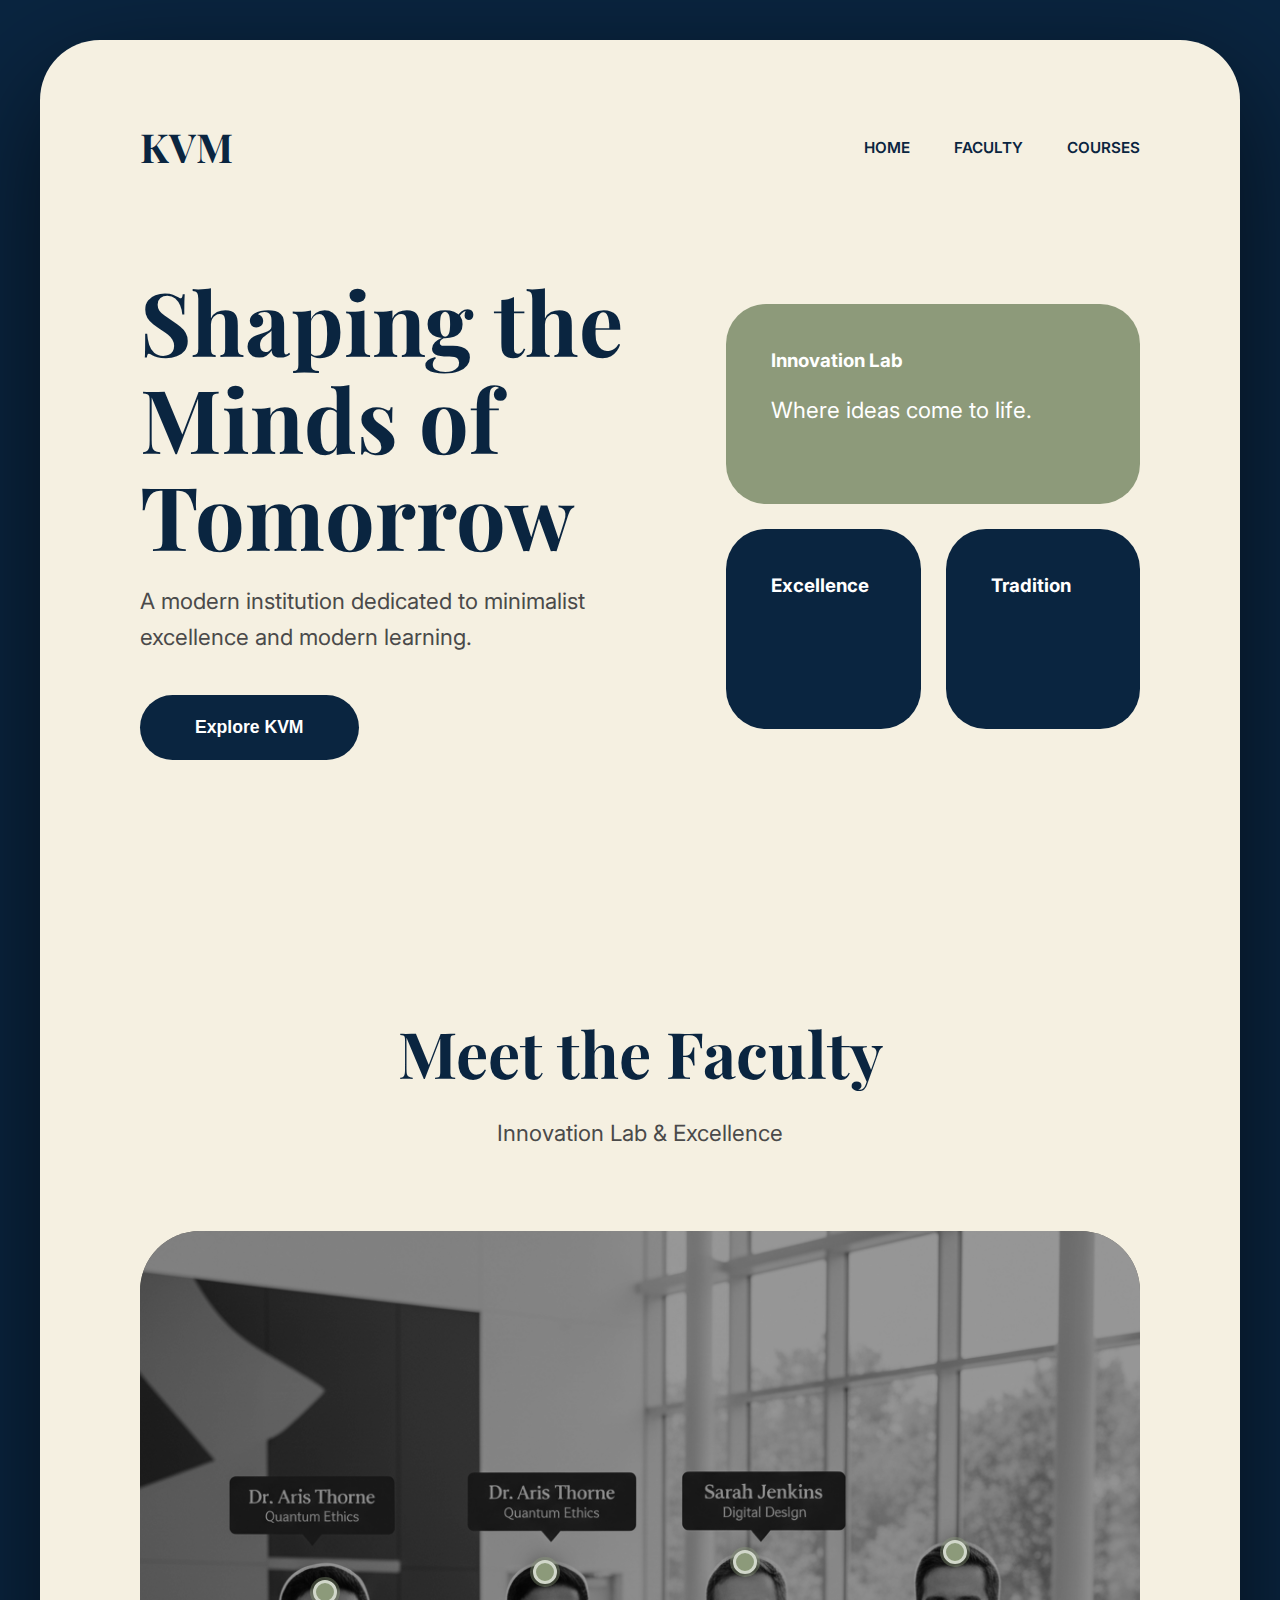
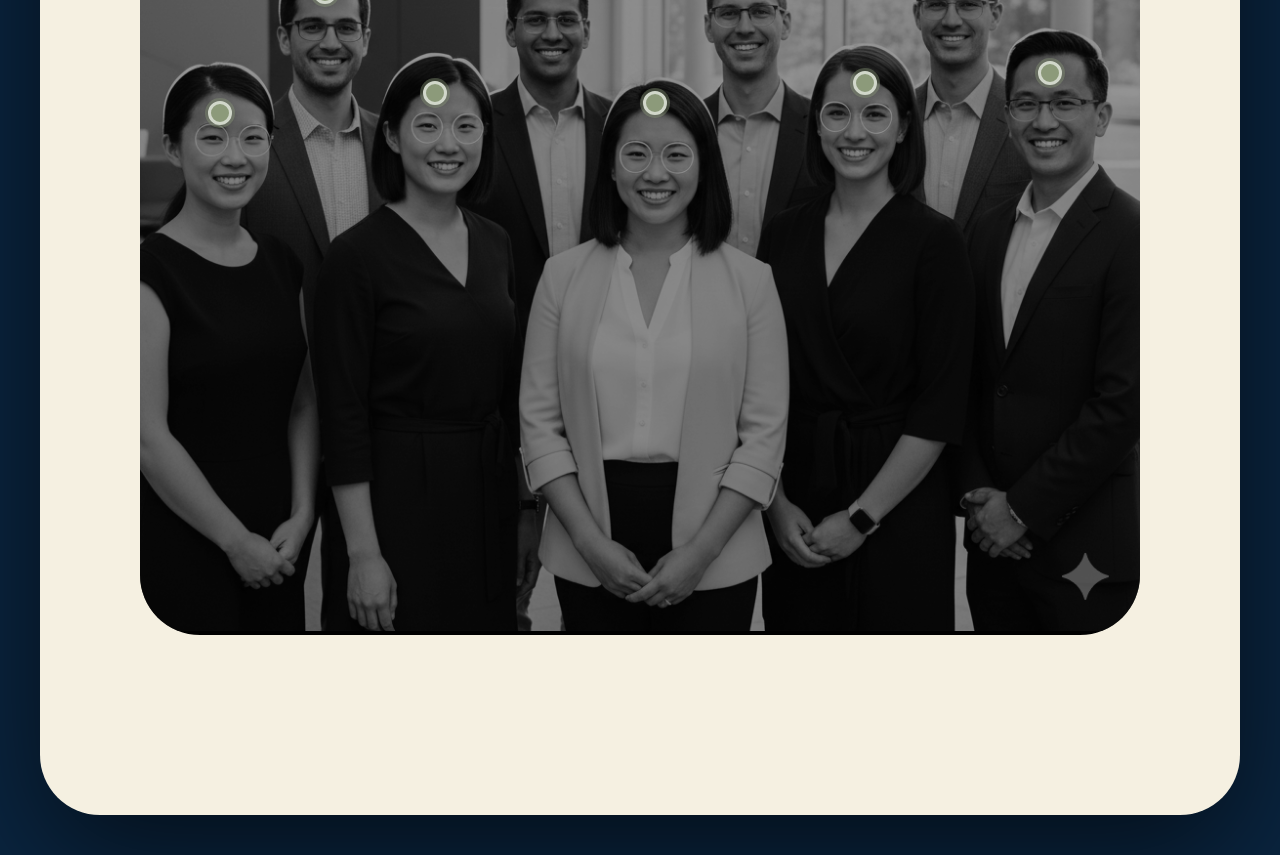
<file: index.html>
<!DOCTYPE html>
<html lang="en">
<head>
    <meta charset="UTF-8">
    <meta name="viewport" content="width=device-width, initial-scale=1.0">
    <title>KVM | Shaping Futures</title>
    <link href="https://fonts.googleapis.com/css2?family=Inter:wght@400;600&family=Playfair+Display:wght@700&display=swap" rel="stylesheet">
    <link rel="stylesheet" href="style.css">
</head>
<body>
    <div class="page-wrapper">
        <main class="main-container">
            <nav>
                <div class="logo">KVM</div>
                <div class="nav-links">
                    <a href="#">Home</a>
                    <a href="#faculty-section">Faculty</a>
                    <a href="#">Courses</a>
                </div>
            </nav>

            <div class="content-split">
                <section class="hero">
                    <h1>Shaping the <br>Minds of Tomorrow</h1>
                    <p>A modern institution dedicated to minimalist excellence and modern learning.</p>
                    <button class="cta-btn">Explore KVM</button>
                </section>

                <div class="bento-grid">
                    <div class="item featured">
                        <h3>Innovation Lab</h3>
                        <p style="color: white; opacity: 1;">Where ideas come to life.</p>
                    </div>
                    <div class="item">
                        <h3>Excellence</h3>
                    </div>
                    <div class="item">
                        <h3>Tradition</h3>
                    </div>
                </div>
            </div>

            <section id="faculty-section">
                <div class="faculty-header">
                    <h2>Meet the Faculty</h2>
                    <p class="faculty-subtitle">Innovation Lab & Excellence</p>
                </div>

                <div class="faculty-frame">
                    <img src="test.png" alt="KVM Faculty">
                    
                    <div class="hotspot" style="top: 36%; left: 18.5%;">
                        <div class="tooltip"><strong>Dr. Aris Thorne</strong><span>Quantum Ethics</span></div>
                    </div>
                    <div class="hotspot" style="top: 34%; left: 40.5%;">
                        <div class="tooltip"><strong>Dr. Aris Thorne</strong><span>Quantum Ethics</span></div>
                    </div>
                    <div class="hotspot" style="top: 33%; left: 60.5%;">
                        <div class="tooltip"><strong>Sarah Jenkins</strong><span>Digital Design</span></div>
                    </div>
                    <div class="hotspot" style="top: 32%; left: 81.5%;">
                        <div class="tooltip"><strong>Julian Thorne</strong><span>Macro Economics</span></div>
                    </div>

                    <div class="hotspot" style="top: 48%; left: 8%;">
                        <div class="tooltip"><strong>Elena Rossi</strong><span>Bio-Symmetry</span></div>
                    </div>
                    <div class="hotspot" style="top: 46%; left: 29.5%;">
                        <div class="tooltip"><strong>Chloe Chen</strong><span>Applied Physics</span></div>
                    </div>
                    <div class="hotspot" style="top: 47%; left: 51.5%;">
                        <div class="tooltip"><strong>Maya Lin</strong><span>Lead Dean</span></div>
                    </div>
                    <div class="hotspot" style="top: 45%; left: 72.5%;">
                        <div class="tooltip"><strong>Sarah Jenkins</strong><span>Digital Design</span></div>
                    </div>
                    <div class="hotspot" style="top: 44%; left: 91%;">
                        <div class="tooltip"><strong>Marcus Wright</strong><span>Structural Logic</span></div>
                    </div>
                </div>
            </section>
        </main>
    </div>
</body>
</html>
</file>
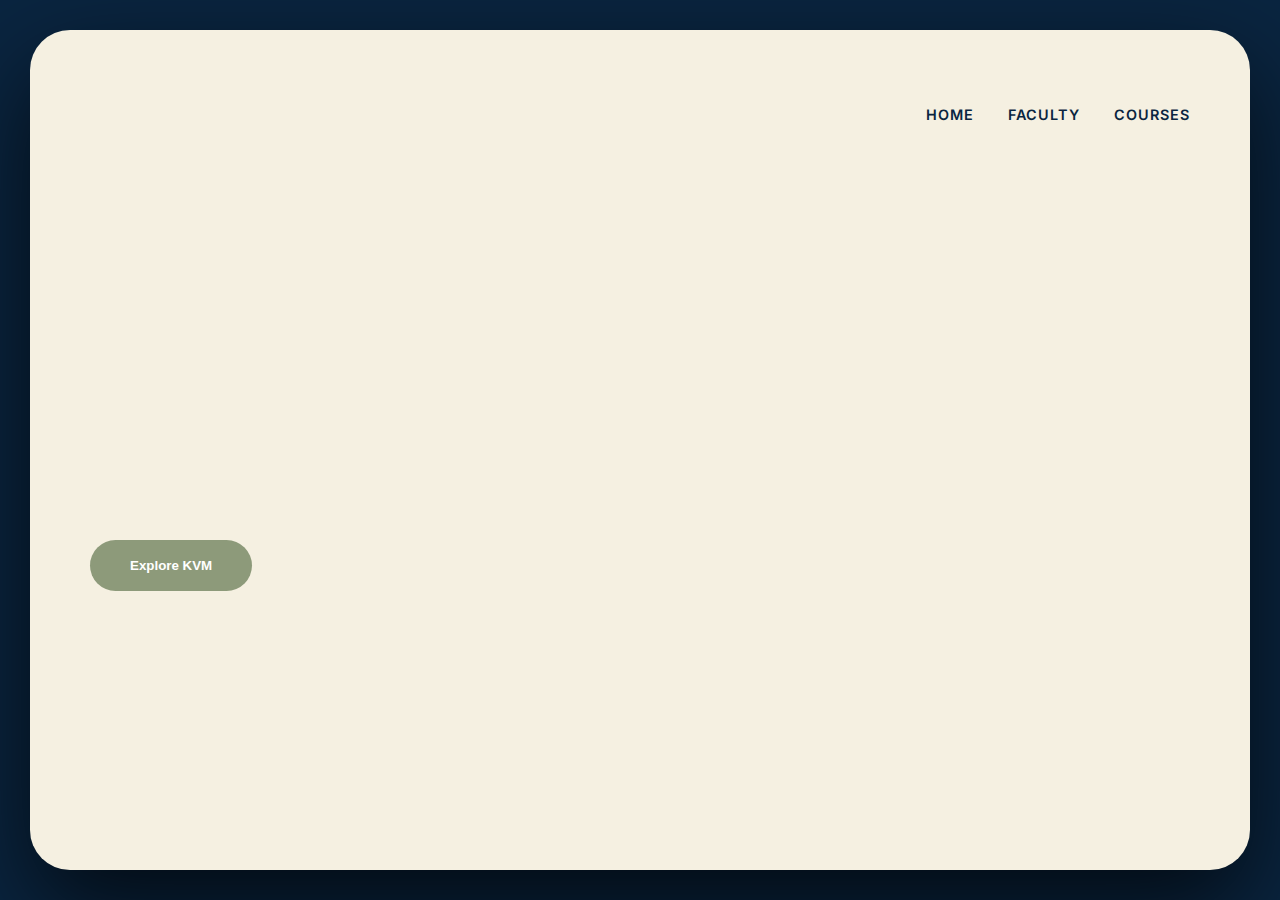
<file: Landing page sample/Blue/index.html>
<!DOCTYPE html>
<html lang="en">
<head>
    <meta charset="UTF-8">
    <meta name="viewport" content="width=device-width, initial-scale=1.0">
    <title>KVM | Shaping Futures</title>
    <link href="https://fonts.googleapis.com/css2?family=Inter:wght@400;600&family=Playfair+Display:wght@700&display=swap" rel="stylesheet">
    <link rel="stylesheet" href="style.css">
</head>
<body>
    <div class="page-wrapper">
        <main class="main-container">
            <nav>
                <div class="logo">KVM</div>
                <div class="nav-links">
                    <a href="#">Home</a>
                    <a href="#">Faculty</a>
                    <a href="#">Courses</a>
                </div>
            </nav>

            <div class="content-split">
                <section class="hero">
                    <h1>Shaping the <br>Minds of Tomorrow</h1>
                    <p>A modern institution dedicated to minimalist excellence and modern learning.</p>
                    <button class="cta-btn">Explore KVM</button>
                </section>

                <div class="bento-grid">
                    <div class="item featured">
                        <h3>Innovation Lab</h3>
                        <p>Where ideas come to life.</p>
                    </div>
                    <div class="item">
                        <h3>Excellence</h3>
                    </div>
                    <div class="item">
                        <h3>Tradition</h3>
                    </div>
                </div>
            </div>
        </main>
    </div>
</body>
</html>
</file>
<file: style.css>
/* --- 1. GLOBAL & RESET --- */
* { margin: 0; padding: 0; box-sizing: border-box; scroll-behavior: smooth; }

body { background-color: #0A2540; font-family: 'Inter', sans-serif; min-height: 100vh; }

.page-wrapper { min-height: 100vh; padding: 40px; display: flex; justify-content: center; }

.main-container {
    background-color: #F5F0E1;
    width: 100%; max-width: 1800px;
    border-radius: 60px; padding: 80px 100px;
    box-shadow: 0 40px 120px rgba(0,0,0,0.6);
}

/* --- 2. NAVIGATION --- */
nav { display: flex; justify-content: space-between; align-items: center; margin-bottom: 100px; }
.logo { font-family: 'Playfair Display', serif; font-size: 2.5rem; color: #0A2540; font-weight: 700; }
.nav-links a {
    text-decoration: none; color: #0A2540; margin-left: 40px; font-weight: 600; font-size: 0.95rem;
    text-transform: uppercase; position: relative; padding-bottom: 8px;
}
.nav-links a::after {
    content: ''; position: absolute; bottom: 0; left: 0; width: 0; height: 2px;
    background-color: #8D9A7A; transition: width 0.3s ease;
}
.nav-links a:hover::after { width: 100%; }

/* --- 3. ANIMATION CLASSES (The Missing Fades) --- */
.fade-in { opacity: 0; animation: fadeInUp 0.8s ease-out forwards; }
.delay-1 { animation-delay: 0.2s; }
.delay-2 { animation-delay: 0.4s; }
.delay-3 { animation-delay: 0.6s; }
.delay-4 { animation-delay: 0.7s; }
.delay-5 { animation-delay: 0.8s; }

@keyframes fadeInUp {
    from { opacity: 0; transform: translateY(30px); }
    to { opacity: 1; transform: translateY(0); }
}

/* --- 4. HERO & BENTO --- */
.content-split { display: grid; grid-template-columns: 1.1fr 0.9fr; gap: 80px; align-items: center; min-height: 50vh; }
h1 { font-family: 'Playfair Display', serif; font-size: 5.5rem; color: #0A2540; line-height: 1.1; }
p { color: #4A4A4A; font-size: 1.4rem; line-height: 1.6; margin-top: 20px; }

/* --- 5. GLOSSY SLASH EFFECT --- */
.cta-btn, .item { position: relative; overflow: hidden; transition: all 0.4s cubic-bezier(0.175, 0.885, 0.32, 1.275); cursor: pointer; }

.cta-btn::before, .item::before {
    content: ''; position: absolute; top: 0; left: -150%; width: 100%; height: 100%;
    background: linear-gradient(to right, transparent, rgba(255, 255, 255, 0.3), transparent);
    transform: skewX(-25deg); transition: 0.6s;
}
.cta-btn:hover::before, .item:hover::before { left: 150%; }

.cta-btn { background-color: #0A2540; color: white; padding: 22px 55px; border-radius: 60px; border: none; font-weight: bold; margin-top: 40px; font-size: 1.1rem; }
.cta-btn:hover { background-color: #8D9A7A; transform: scale(1.05) translateY(-3px); box-shadow: 0 10px 25px rgba(141, 154, 122, 0.4); }

.bento-grid { display: grid; grid-template-columns: 1fr 1fr; gap: 25px; }
.item { background: #0A2540; color: white; padding: 45px; border-radius: 40px; min-height: 200px; }
.item.featured { grid-column: span 2; background-color: #8D9A7A; }
.item:hover { transform: translateY(-10px); box-shadow: 0 20px 40px rgba(0,0,0,0.2); }

/* --- 6. FACULTY SECTION --- */
#faculty-section { margin-top: 250px; padding-bottom: 100px; }
.faculty-header { text-align: center; margin-bottom: 80px; }
.faculty-header h2 { font-family: 'Playfair Display', serif; font-size: 4rem; color: #0A2540; }

.faculty-frame { position: relative; border-radius: 60px; overflow: hidden; background: #000; }
.faculty-frame img { width: 100%; filter: grayscale(100%); opacity: 0.6; transition: all 1s ease; }
.faculty-frame:hover img { filter: grayscale(0%); opacity: 1; transform: scale(1.02); }

.hotspot {
    position: absolute; width: 24px; height: 24px; background: #8D9A7A;
    border-radius: 50%; border: 3px solid white; cursor: pointer;
    box-shadow: 0 0 20px rgba(0,0,0,0.5); transform: translate(-50%, -50%); z-index: 5;
}
.hotspot::before {
    content: ''; position: absolute; top: -6px; left: -6px; right: -6px; bottom: -6px;
    border-radius: 50%; background: rgba(141, 154, 122, 0.4); animation: pulse 2s infinite;
}

@keyframes pulse { 0% { transform: scale(1); opacity: 1; } 100% { transform: scale(2.8); opacity: 0; } }

/* Update the tooltip to act as a vertical flex container */
/* base state: hidden */
.tooltip {
    position: absolute;
    bottom: 40px; 
    left: 50%; 
    transform: translateX(-50%) translateY(15px);
    background: rgba(10, 37, 64, 0.98);
    backdrop-filter: blur(10px);
    color: white;
    padding: 15px 25px;
    border-radius: 18px;
    white-space: nowrap;
    
    /* Ensure it is hidden by default */
    visibility: hidden;
    opacity: 0;
    
    /* Layout for name on top, subject below */
    display: flex;
    flex-direction: column;
    align-items: center;
    gap: 4px;
    
    transition: all 0.4s cubic-bezier(0.175, 0.885, 0.32, 1.275);
    z-index: 10;
}

/* hover state: visible */
.hotspot:hover .tooltip {
    visibility: visible;
    opacity: 1;
    transform: translateX(-50%) translateY(0);
}

/* Text hierarchy */
.tooltip strong { display: block; font-size: 1.1rem; line-height: 1.2; }
.tooltip span { display: block; font-size: 0.85rem; opacity: 0.8; font-weight: 400; }
</file>
<file: Landing page sample/Blue/style.css>
/* 1. THE FOUNDATION */
* {
    margin: 0;
    padding: 0;
    box-sizing: border-box;
}

body {
    background-color: #0A2540; /* Midnight Blue */
    font-family: 'Inter', sans-serif;
    min-height: 100vh; /* Use min-height to allow content to extend beyond viewport */
    /* overflow: hidden; Removed to allow scrolling */
}

/* 2. THE FRAME */
.page-wrapper {
    height: 100vh;
    padding: 30px; /* This creates the dark blue border thickness */
    display: flex;
    justify-content: center;
    align-items: center;
}

.main-container {
    background-color: #F5F0E1; /* Cloud Dancer */
    width: 100%;
    height: 100%;
    border-radius: 40px;
    padding: 60px;
    display: flex;
    flex-direction: column;
    box-shadow: 0 40px 100px rgba(0,0,0,0.7); /* Stronger shadow */
    overflow-y: auto;
}
/* 3. NAVIGATION */
nav {
    display: flex;
    justify-content: space-between;
    align-items: center;
    margin-bottom: 60px;
}

.logo {
    font-family: 'Playfair Display', serif;
    font-size: 2.2rem;
    color: #0A2540;
    cursor: pointer;
    transition: all 0.3s ease;
    animation: scaleIn 0.8s ease-out forwards; /* Initial animation */
    transform: scale(0.8); /* Start smaller */
    opacity: 0; /* Start invisible */
}

.logo:hover {
    color: #8D9A7A; /* Change color on hover */
    text-shadow: 0 0 10px rgba(141, 154, 122, 0.8); /* Soft glow */
}

@keyframes scaleIn {
    to {
        transform: scale(1);
        opacity: 1;
    }
}

.nav-links a {
    text-decoration: none;
    color: #0A2540;
    margin-left: 30px;
    font-weight: 600;
    font-size: 0.9rem;
    text-transform: uppercase;
    letter-spacing: 1px;
    position: relative; /* For the underline animation */
}

.nav-links a::after {
    content: '';
    position: absolute;
    width: 0;
    height: 2px;
    display: block;
    margin-top: 5px;
    right: 0;
    background: #0A2540;
    transition: width 0.3s ease;
}

.nav-links a:hover::after {
    width: 100%;
    left: 0;
    background: #8D9A7A; /* Change color on hover for effect */
}

/* 4. LAYOUT SPLIT */
.content-split {
    display: grid;
    grid-template-columns: 1fr 1fr; /* Splits screen into 2 equal halves */
    gap: 50px;
    align-items: center;
}

/* 5. TYPOGRAPHY */
h1 {
    font-family: 'Playfair Display', serif;
    font-size: 4rem;
    color: #0A2540;
    line-height: 1.1;
    margin-bottom: 20px;
    animation: fadeInUp 0.8s ease-out forwards 0.2s; /* Staggered animation */
    opacity: 0;
}

p {
    color: #4A4A4A;
    font-size: 1.1rem;
    max-width: 400px;
    line-height: 1.6;
    animation: fadeInUp 0.8s ease-out forwards 0.4s; /* Staggered animation */
    opacity: 0;
}

/* 6. BUTTONS */
.cta-btn {
    background-color: #8D9A7A; /* Sage Green */
    color: white;
    padding: 18px 40px;
    border-radius: 50px;
    border: none;
    font-weight: bold;
    margin-top: 30px;
    cursor: pointer;
    transition: 0.3s;
}

.cta-btn:hover {
    background-color: #0A2540;
    transform: translateY(-3px) scale(1.02); /* Subtle scale up */
    box-shadow: 0 10px 20px rgba(0,0,0,0.2); /* Lifted shadow */
}

/* 7. THE BENTO GRID */
.bento-grid {
    display: grid;
    grid-template-columns: 1fr 1fr;
    gap: 20px;
}

.item {
    background: rgba(10, 37, 64, 0.9); /* Slightly transparent for glassy feel */
    color: white;
    padding: 30px;
    border-radius: 30px;
    display: flex;
    flex-direction: column;
    justify-content: flex-end;
    min-height: 150px;
    border: 1px solid rgba(255, 255, 255, 0.1); /* Subtle border */
    backdrop-filter: blur(5px); /* Glassy effect for items */
    -webkit-backdrop-filter: blur(5px);
    animation: fadeInUp 0.8s ease-out forwards; /* Apply animation */
    opacity: 0; /* Start invisible */
    transition: all 0.3s ease; /* Smooth transition for hover effects */
}

.item:hover {
    box-shadow: 0 0 30px rgba(141, 154, 122, 0.6); /* Glowing effect with sage green */
    transform: translateY(-5px) scale(1.02); /* Slight lift and scale */
}

@keyframes fadeInUp {
    from {
        opacity: 0;
        transform: translateY(20px);
    }
    to {
        opacity: 1;
        transform: translateY(0);
    }
}


.featured {
    grid-column: span 2;
    background-color: #8D9A7A;
    min-height: 250px;
}
</file>
